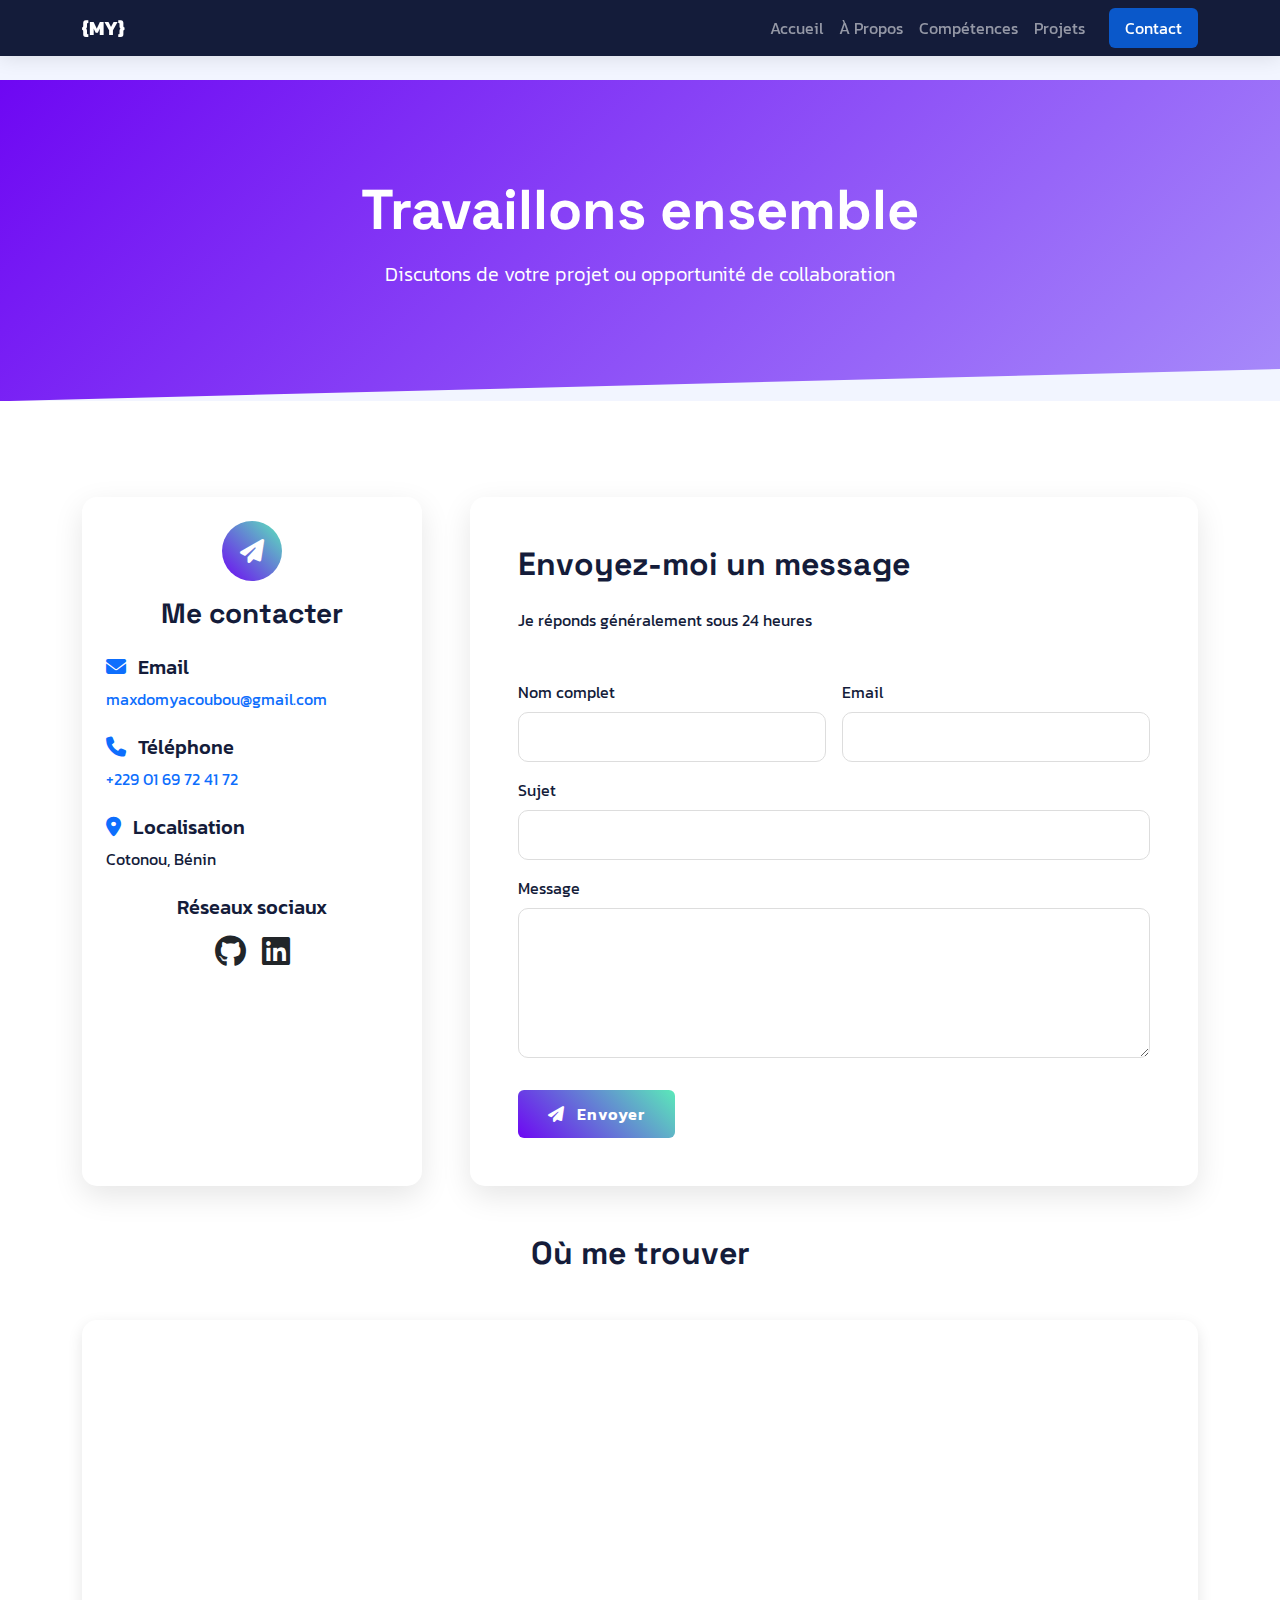
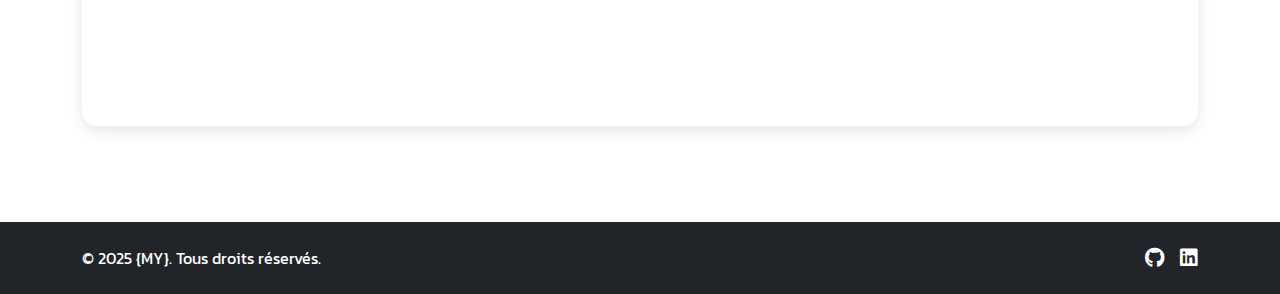
<file: contact.html>
<!DOCTYPE html>
<html lang="fr">
<head>
    <meta charset="UTF-8">
    <meta name="viewport" content="width=device-width, initial-scale=1.0">
    <title>Contact | Mon Portfolio</title>
    <!-- Bootstrap + Font Awesome -->
    <link href="https://cdn.jsdelivr.net/npm/bootstrap@5.3.0/dist/css/bootstrap.min.css" rel="stylesheet">
    <link rel="stylesheet" href="https://cdnjs.cloudflare.com/ajax/libs/font-awesome/6.4.0/css/all.min.css">
    <!-- Google Fonts -->
    <link href="https://fonts.googleapis.com/css2?family=Space+Grotesk:wght@400;700&family=Kanit:wght@300;600&display=swap" rel="stylesheet">
    <style>
        :root {
            --primary: #6e07f3;
            --secondary: #5be9b9;
            --dark: #141c3a;
            --light: #f2f5ff;
        }
        
        body {
            font-family: 'Kanit', sans-serif;
            background-color: var(--light);
            color: var(--dark);
            padding-top: 80px;
        }
        
        h1, h2, h3 {
            font-family: 'Space Grotesk', sans-serif;
            font-weight: 700;
        }
        
        /* Navbar custom */
        .navbar {
            background-color: var(--dark) !important;
            box-shadow: 0 2px 20px rgba(0,0,0,0.1);
        }
        
        /* Hero Section */
        .contact-hero {
            background: linear-gradient(135deg, var(--primary) 0%, #a78bfa 100%);
            color: white;
            clip-path: polygon(0 0, 100% 0, 100% 90%, 0 100%);
            padding-bottom: 8rem;
        }
        
        /* Contact Card */
        .contact-card {
            border-radius: 15px;
            box-shadow: 0 10px 30px rgba(0,0,0,0.1);
            overflow: hidden;
            transition: transform 0.3s;
            border: none;
        }
        
        .contact-card:hover {
            transform: translateY(-5px);
        }
        
        .contact-icon {
            width: 60px;
            height: 60px;
            background: linear-gradient(45deg, var(--primary), var(--secondary));
            color: white;
            border-radius: 50%;
            display: flex;
            align-items: center;
            justify-content: center;
            font-size: 1.5rem;
            margin-bottom: 1rem;
        }
        
        /* Form Styles */
        .form-control {
            border-radius: 10px;
            padding: 12px 15px;
            border: 1px solid #ddd;
        }
        
        .form-control:focus {
            border-color: var(--primary);
            box-shadow: 0 0 0 0.25rem rgba(110, 7, 243, 0.25);
        }
        
        textarea.form-control {
            min-height: 150px;
        }
        
        .btn-send {
            background: linear-gradient(45deg, var(--primary), var(--secondary));
            border: none;
            padding: 12px 30px;
            font-weight: 600;
            letter-spacing: 1px;
        }
        
        /* Map */
        .map-container {
            border-radius: 15px;
            overflow: hidden;
            box-shadow: 0 5px 15px rgba(0,0,0,0.1);
        }
    </style>
</head>
<body>
    <!-- Navbar -->
    <nav class="navbar navbar-expand-lg navbar-dark fixed-top">
        <div class="container">
            <a class="navbar-brand fw-bold" href="index.html">{MY}</a>
            <button class="navbar-toggler" type="button" data-bs-toggle="collapse" data-bs-target="#navbarNav">
                <span class="navbar-toggler-icon"></span>
            </button>
            <div class="collapse navbar-collapse" id="navbarNav">
                <ul class="navbar-nav ms-auto">
                    <li class="nav-item"><a class="nav-link" href="index.html">Accueil</a></li>
                    <li class="nav-item"><a class="nav-link" href="about.html">À Propos</a></li>
                    <li class="nav-item"><a class="nav-link" href="skills.html">Compétences</a></li>
                    <li class="nav-item"><a class="nav-link" href="projects.html">Projets</a></li>
                    <li class="nav-item"><a class="nav-link active btn btn-primary ms-3 px-3" href="contact.html">Contact</a></li>
                </ul>
            </div>
        </div>
    </nav>

    <!-- Hero Section -->
    <section class="contact-hero py-5">
        <div class="container py-5 text-center">
            <h1 class="display-4 fw-bold mb-3">Travaillons ensemble</h1>
            <p class="lead">Discutons de votre projet ou opportunité de collaboration</p>
        </div>
    </section>

    <!-- Contact Content -->
    <section class="py-5 bg-white">
        <div class="container py-5">
            <div class="row g-5">
                <!-- Contact Info -->
                <div class="col-lg-4">
                    <div class="contact-card p-4 h-100">
                        <div class="contact-icon mx-auto">
                            <i class="fas fa-paper-plane"></i>
                        </div>
                        <h3 class="text-center mb-4">Me contacter</h3>
                        
                        <div class="mb-4">
                            <h5><i class="fas fa-envelope me-2 text-primary"></i> Email</h5>
                            <a href="mailto:maxdomyacoubou@gmail.com" class="text-decoration-none">maxdomyacoubou@gmail.com</a>
                        </div>
                        
                        <div class="mb-4">
                            <h5><i class="fas fa-phone me-2 text-primary"></i> Téléphone</h5>
                            <a href="tel:+2290169724172" class="text-decoration-none">+229 01 69 72 41 72</a>
                        </div>
                        
                        <div class="mb-4">
                            <h5><i class="fas fa-map-marker-alt me-2 text-primary"></i> Localisation</h5>
                            <p>Cotonou, Bénin</p>
                        </div>
                        
                        <div class="text-center mt-4">
                            <h5>Réseaux sociaux</h5>
                            <div class="d-flex justify-content-center gap-3 mt-3">
                                <a href="https://github.com/MaxDom885" class="text-dark"><i class="fab fa-github fa-2x"></i></a>
                                <a href="https://www.linkedin.com/in/masmoud-yacoubou-068a3b2b7/" class="text-dark"><i class="fab fa-linkedin fa-2x"></i></a>
                            </div>
                        </div>
                    </div>
                </div>
                
                <!-- Contact Form -->
                <div class="col-lg-8">
                    <div class="contact-card p-4 p-md-5">
                        <h2 class="mb-4">Envoyez-moi un message</h2>
                        <p class="mb-5">Je réponds généralement sous 24 heures</p>
                        
                        <form action="https://formspree.io/f/xkgjzlqz" method="POST">
                            <div class="row g-3">
                                <div class="col-md-6">
                                    <label for="name" class="form-label">Nom complet</label>
                                    <input type="text" class="form-control" id="name" name="name" required>
                                </div>
                                <div class="col-md-6">
                                    <label for="email" class="form-label">Email</label>
                                    <input type="email" class="form-control" id="email" name="_replyto" required>
                                </div>
                                <div class="col-12">
                                    <label for="subject" class="form-label">Sujet</label>
                                    <input type="text" class="form-control" id="subject" name="_subject">
                                </div>
                                <div class="col-12">
                                    <label for="message" class="form-label">Message</label>
                                    <textarea class="form-control" id="message" name="message" required></textarea>
                                </div>
                                <div class="col-12">
                                    <button type="submit" class="btn btn-send text-white mt-3">
                                        <i class="fas fa-paper-plane me-2"></i> Envoyer
                                    </button>
                                </div>
                            </div>
                        </form>
                    </div>
                </div>
            </div>
            
            <!-- Map Section -->
            <div class="row mt-5">
                <div class="col-12">
                    <h2 class="text-center mb-5">Où me trouver</h2>
                    <div class="map-container">
                        <iframe src="https://www.google.com/maps/embed?pb=!1m18!1m12!1m3!1d2624.99144060821!2d2.292292615509614!3d48.85837360866186!2m3!1f0!2f0!3f0!3m2!1i1024!2i768!4f13.1!3m3!1m2!1s0x47e66e2964e34e2d%3A0x8ddca9ee380ef7e0!2sTour%20Eiffel!5e0!3m2!1sfr!2sfr!4v1623258139532!5m2!1sfr!2sfr" 
                                width="100%" 
                                height="400" 
                                style="border:0;" 
                                allowfullscreen="" 
                                loading="lazy">
                        </iframe>
                    </div>
                </div>
            </div>
        </div>
    </section>

    <!-- Footer -->
    <footer class="py-4 bg-dark text-white">
        <div class="container">
            <div class="d-flex justify-content-between align-items-center">
                <div>
                    <span>&copy; 2025 {MY}. Tous droits réservés.</span>
                </div>
                <div class="d-flex gap-3">
                    <a href="https://github.com/MaxDom885" class="text-white"><i class="fab fa-github fa-lg"></i></a>
                    <a href="https://www.linkedin.com/in/masmoud-yacoubou-068a3b2b7/" class="text-white"><i class="fab fa-linkedin fa-lg"></i></a>
                </div>
            </div>
        </div>
    </footer>

    <!-- Bootstrap JS -->
    <script src="https://cdn.jsdelivr.net/npm/bootstrap@5.3.0/dist/js/bootstrap.bundle.min.js"></script>
    
    <script>
        // Animation au scroll
        document.addEventListener('DOMContentLoaded', function() {
            const animateOnScroll = function() {
                const elements = document.querySelectorAll('.contact-card');
                elements.forEach(el => {
                    const elPosition = el.getBoundingClientRect().top;
                    const screenPosition = window.innerHeight / 1.3;
                    
                    if(elPosition < screenPosition) {
                        el.style.opacity = '1';
                        el.style.transform = 'translateY(0)';
                    }
                });
            };
            
            // Initial state
            document.querySelectorAll('.contact-card').forEach(el => {
                el.style.opacity = '0';
                el.style.transform = 'translateY(30px)';
                el.style.transition = 'all 0.6s ease';
            });
            
            window.addEventListener('scroll', animateOnScroll);
            animateOnScroll(); // Trigger au chargement
        });
    </script>
</body>
</html>
</file>
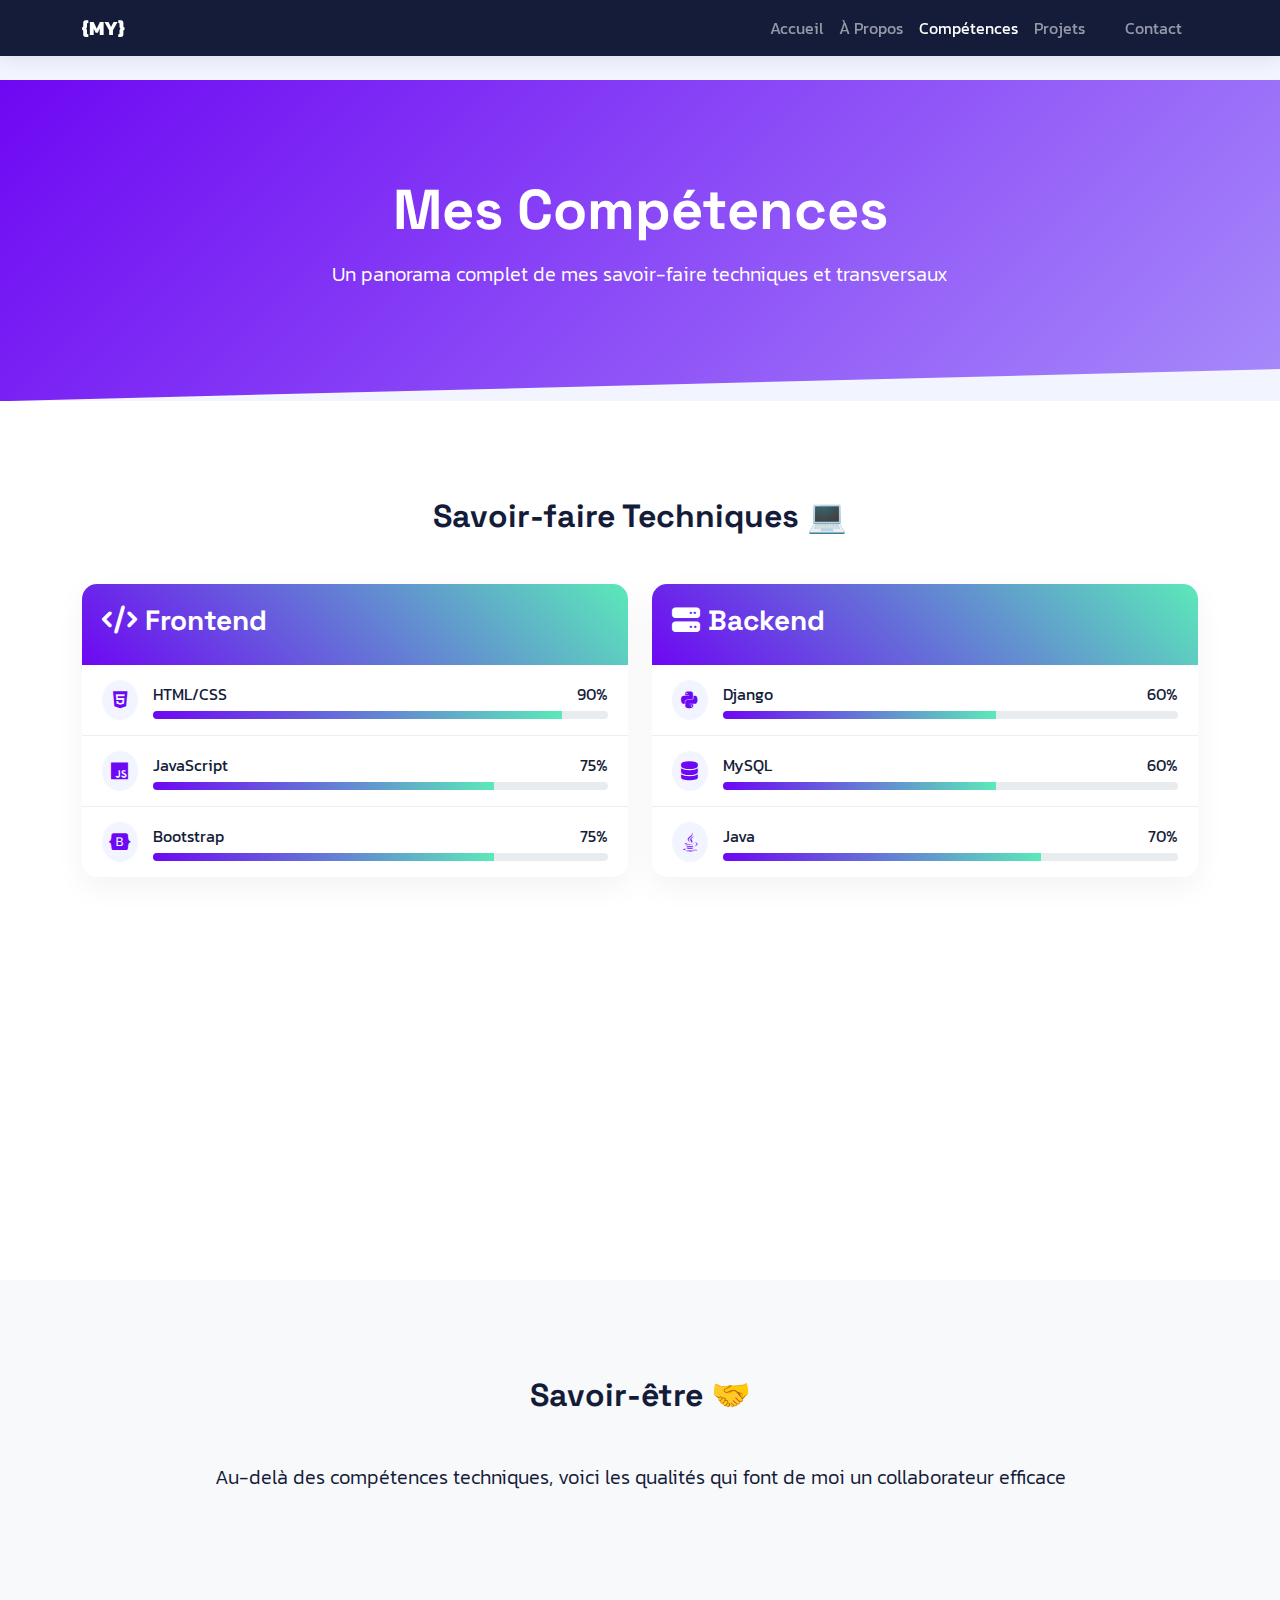
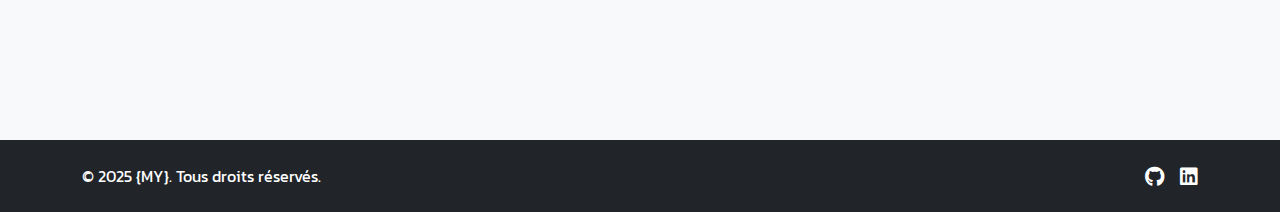
<file: skills.html>
<!DOCTYPE html>
<html lang="fr">
<head>
    <meta charset="UTF-8">
    <meta name="viewport" content="width=device-width, initial-scale=1.0">
    <title>Compétences | Mon Portfolio</title>
    <!-- Bootstrap + Font Awesome -->
    <link href="https://cdn.jsdelivr.net/npm/bootstrap@5.3.0/dist/css/bootstrap.min.css" rel="stylesheet">
    <link rel="stylesheet" href="https://cdnjs.cloudflare.com/ajax/libs/font-awesome/6.4.0/css/all.min.css">
    <!-- Google Fonts -->
    <link href="https://fonts.googleapis.com/css2?family=Space+Grotesk:wght@400;700&family=Kanit:wght@300;600&display=swap" rel="stylesheet">
    <style>
        :root {
            --primary: #6e07f3;
            --secondary: #5be9b9;
            --dark: #141c3a;
            --light: #f2f5ff;
        }
        
        body {
            font-family: 'Kanit', sans-serif;
            background-color: var(--light);
            color: var(--dark);
            padding-top: 80px;
        }
        
        h1, h2, h3 {
            font-family: 'Space Grotesk', sans-serif;
            font-weight: 700;
        }
        
        /* Navbar custom */
        .navbar {
            background-color: var(--dark) !important;
            box-shadow: 0 2px 20px rgba(0,0,0,0.1);
        }
        
        /* Hero Section */
        .skills-hero {
            background: linear-gradient(135deg, var(--primary) 0%, #a78bfa 100%);
            color: white;
            clip-path: polygon(0 0, 100% 0, 100% 90%, 0 100%);
            padding-bottom: 8rem;
        }
        
        /* Skill Cards */
        .skill-category {
            background: white;
            border-radius: 15px;
            box-shadow: 0 10px 30px rgba(0,0,0,0.05);
            overflow: hidden;
            transition: transform 0.3s;
            margin-bottom: 30px;
        }
        
        .skill-category:hover {
            transform: translateY(-10px);
        }
        
        .skill-header {
            background: linear-gradient(45deg, var(--primary), var(--secondary));
            color: white;
            padding: 20px;
        }
        
        .skill-item {
            padding: 15px 20px;
            border-bottom: 1px solid #eee;
            display: flex;
            align-items: center;
        }
        
        .skill-item:last-child {
            border-bottom: none;
        }
        
        .skill-icon {
            width: 40px;
            height: 40px;
            background: var(--light);
            border-radius: 50%;
            display: flex;
            align-items: center;
            justify-content: center;
            margin-right: 15px;
            color: var(--primary);
            font-size: 1.2rem;
        }
        
        /* Progress Bars */
        .progress {
            height: 8px;
            border-radius: 4px;
            background-color: #e9ecef;
            width: 100%;
            margin-top: 5px;
        }
        
        .progress-bar {
            background: linear-gradient(90deg, var(--primary), var(--secondary));
        }
        
        /* Soft Skills */
        .soft-skill-badge {
            background: var(--light);
            color: var(--dark);
            padding: 8px 15px;
            border-radius: 20px;
            margin: 5px;
            display: inline-block;
            border: 1px solid #ddd;
            transition: all 0.3s;
        }
        
        .soft-skill-badge:hover {
            background: var(--primary);
            color: white;
            transform: scale(1.05);
        }
    </style>
</head>
<body>
    <!-- Navbar -->
<nav class="navbar navbar-expand-lg navbar-dark fixed-top">
    <div class="container">
        <a class="navbar-brand fw-bold" href="index.html">{MY}</a>
        <button class="navbar-toggler" type="button" data-bs-toggle="collapse" data-bs-target="#navbarNav">
            <span class="navbar-toggler-icon"></span>
        </button>
        <div class="collapse navbar-collapse" id="navbarNav">
            <ul class="navbar-nav ms-auto">
                <li class="nav-item"><a class="nav-link" href="index.html">Accueil</a></li>
                <li class="nav-item"><a class="nav-link" href="about.html">À Propos</a></li>
                <li class="nav-item"><a class="nav-link active" href="skills.html">Compétences</a></li>
                <li class="nav-item"><a class="nav-link" href="projects.html">Projets</a></li>
                <li class="nav-item"><a class="nav-link btn btn-primary ms-3 px-3" href="contact.html">Contact</a></li>
            </ul>
        </div>
    </div>
</nav>

    <!-- Hero Section -->
    <section class="skills-hero py-5">
        <div class="container py-5 text-center">
            <h1 class="display-4 fw-bold mb-3">Mes Compétences</h1>
            <p class="lead">Un panorama complet de mes savoir-faire techniques et transversaux</p>
        </div>
    </section>

    <!-- Technical Skills -->
    <section id="technical" class="py-5 bg-white">
        <div class="container py-5">
            <h2 class="text-center mb-5"><span class="text-gradient">Savoir-faire</span> Techniques 💻</h2>
            
            <div class="row">
                <!-- Frontend -->
                <div class="col-lg-6">
                    <div class="skill-category">
                        <div class="skill-header">
                            <h3><i class="fas fa-code me-2"></i>Frontend</h3>
                        </div>
                        <div class="skill-item">
                            <div class="skill-icon">
                                <i class="fab fa-html5"></i>
                            </div>
                            <div class="skill-details w-100">
                                <div class="d-flex justify-content-between">
                                    <span>HTML/CSS</span>
                                    <span>90%</span>
                                </div>
                                <div class="progress">
                                    <div class="progress-bar" style="width: 90%"></div>
                                </div>
                            </div>
                        </div>
                        <div class="skill-item">
                            <div class="skill-icon">
                                <i class="fab fa-js"></i>
                            </div>
                            <div class="skill-details w-100">
                                <div class="d-flex justify-content-between">
                                    <span>JavaScript</span>
                                    <span>75%</span>
                                </div>
                                <div class="progress">
                                    <div class="progress-bar" style="width: 75%"></div>
                                </div>
                            </div>
                        </div>
                        <div class="skill-item">
                            <div class="skill-icon">
                                <i class="fab fa-bootstrap"></i>
                            </div>
                            <div class="skill-details w-100">
                                <div class="d-flex justify-content-between">
                                    <span>Bootstrap</span>
                                    <span>75%</span>
                                </div>
                                <div class="progress">
                                    <div class="progress-bar" style="width: 75%"></div>
                                </div>
                            </div>
                        </div>
                    </div>
                </div>
                
                <!-- Backend -->
                <div class="col-lg-6">
                    <div class="skill-category">
                        <div class="skill-header">
                            <h3><i class="fas fa-server me-2"></i>Backend</h3>
                        </div>
                        <div class="skill-item">
                            <div class="skill-icon">
                                <i class="fab fa-python"></i>
                            </div>
                            <div class="skill-details w-100">
                                <div class="d-flex justify-content-between">
                                    <span>Django</span>
                                    <span>60%</span>
                                </div>
                                <div class="progress">
                                    <div class="progress-bar" style="width: 60%"></div>
                                </div>
                            </div>
                        </div>
                        <div class="skill-item">
                            <div class="skill-icon">
                                <i class="fas fa-database"></i>
                            </div>
                            <div class="skill-details w-100">
                                <div class="d-flex justify-content-between">
                                    <span>MySQL</span>
                                    <span>60%</span>
                                </div>
                                <div class="progress">
                                    <div class="progress-bar" style="width: 60%"></div>
                                </div>
                            </div>
                        </div>
                        <div class="skill-item">
                            <div class="skill-icon">
                                <i class="fab fa-java"></i>
                            </div>
                            <div class="skill-details w-100">
                                <div class="d-flex justify-content-between">
                                    <span>Java</span>
                                    <span>70%</span>
                                </div>
                                <div class="progress">
                                    <div class="progress-bar" style="width: 70%"></div>
                                </div>
                            </div>
                        </div>
                    </div>
                </div>
            </div>
            
            <!-- Autres Compétences -->
            <div class="row mt-4">
                <div class="col-lg-6">
                    <div class="skill-category">
                        <div class="skill-header">
                            <h3><i class="fas fa-mobile-alt me-2"></i>Mobile- Flutter</h3>
                        </div>
                        <div class="skill-item">
                            <div class="skill-icon">
                                <i class="fab fa-android"></i>
                            </div>
                            <div class="skill-details w-100">
                                <div class="d-flex justify-content-between">
                                    <span>Android</span>
                                    <span>65%</span>
                                </div>
                                <div class="progress">
                                    <div class="progress-bar" style="width: 65%"></div>
                                </div>
                            </div>
                        </div>
                    </div>
                </div>
                
                <div class="col-lg-6">
                    <div class="skill-category">
                        <div class="skill-header">
                            <h3><i class="fas fa-tools me-2"></i>Outils</h3>
                        </div>
                        <div class="skill-item">
                            <div class="skill-icon">
                                <i class="fab fa-git-alt"></i>
                            </div>
                            <div class="skill-details w-100">
                                <div class="d-flex justify-content-between">
                                    <span>Git</span>
                                    <span>90%</span>
                                </div>
                                <div class="progress">
                                    <div class="progress-bar" style="width: 90%"></div>
                                </div>
                            </div>
                        </div>
                        <div class="skill-item">
                            <div class="skill-icon">
                                <i class="fab fa-docker"></i>
                            </div>
                            <div class="skill-details w-100">
                                <div class="d-flex justify-content-between">
                                    <span>Docker</span>
                                    <span>40%</span>
                                </div>
                                <div class="progress">
                                    <div class="progress-bar" style="width: 40%"></div>
                                </div>
                            </div>
                        </div>
                    </div>
                </div>
            </div>
        </div>
    </section>

    <!-- Soft Skills -->
    <section id="soft" class="py-5 bg-light">
        <div class="container py-5">
            <h2 class="text-center mb-5"><span class="text-gradient">Savoir-être</span> 🤝</h2>
            
            <div class="text-center mb-5">
                <p class="lead">Au-delà des compétences techniques, voici les qualités qui font de moi un collaborateur efficace</p>
            </div>
            
            <div class="text-center">
                <span class="soft-skill-badge">Travail d'équipe</span>
                <span class="soft-skill-badge">Communication claire</span>
                <span class="soft-skill-badge">Gestion du temps</span>
                <span class="soft-skill-badge">Résolution de problèmes</span>
                <span class="soft-skill-badge">Adaptabilité</span>
                <span class="soft-skill-badge">Créativité</span>
                <span class="soft-skill-badge">Curiosité intellectuelle</span>
                <span class="soft-skill-badge">Autonomie</span>
            </div>
        </div>
    </section>

   <!-- Footer -->
   <footer class="py-4 bg-dark text-white">
    <div class="container">
        <div class="d-flex justify-content-between align-items-center">
            <div>
                <span>&copy; 2025 {MY}. Tous droits réservés.</span>
            </div>
            <div class="d-flex gap-3">
                <a href="https://github.com/MaxDom885" class="text-white"><i class="fab fa-github fa-lg"></i></a>
                <a href="https://www.linkedin.com/in/masmoud-yacoubou-068a3b2b7/" class="text-white"><i class="fab fa-linkedin fa-lg"></i></a>
            </div>
        </div>
    </div>
</footer>

    <!-- Bootstrap JS -->
    <script src="https://cdn.jsdelivr.net/npm/bootstrap@5.3.0/dist/js/bootstrap.bundle.min.js"></script>
    
    <script>
        // Animation au scroll
        document.addEventListener('DOMContentLoaded', function() {
            const animateOnScroll = function() {
                const elements = document.querySelectorAll('.skill-category, .soft-skill-badge');
                elements.forEach(el => {
                    const elPosition = el.getBoundingClientRect().top;
                    const screenPosition = window.innerHeight / 1.3;
                    
                    if(elPosition < screenPosition) {
                        el.style.opacity = '1';
                        el.style.transform = 'translateY(0)';
                    }
                });
            };
            
            // Initial state
            document.querySelectorAll('.skill-category').forEach(el => {
                el.style.opacity = '0';
                el.style.transform = 'translateY(30px)';
                el.style.transition = 'all 0.6s ease';
            });
            
            document.querySelectorAll('.soft-skill-badge').forEach((el, index) => {
                el.style.opacity = '0';
                el.style.transform = 'scale(0.8)';
                el.style.transition = `all 0.3s ease ${index * 0.1}s`;
            });
            
            window.addEventListener('scroll', animateOnScroll);
            animateOnScroll(); // Trigger au chargement
        });
    </script>
</body>
</html>
</file>
